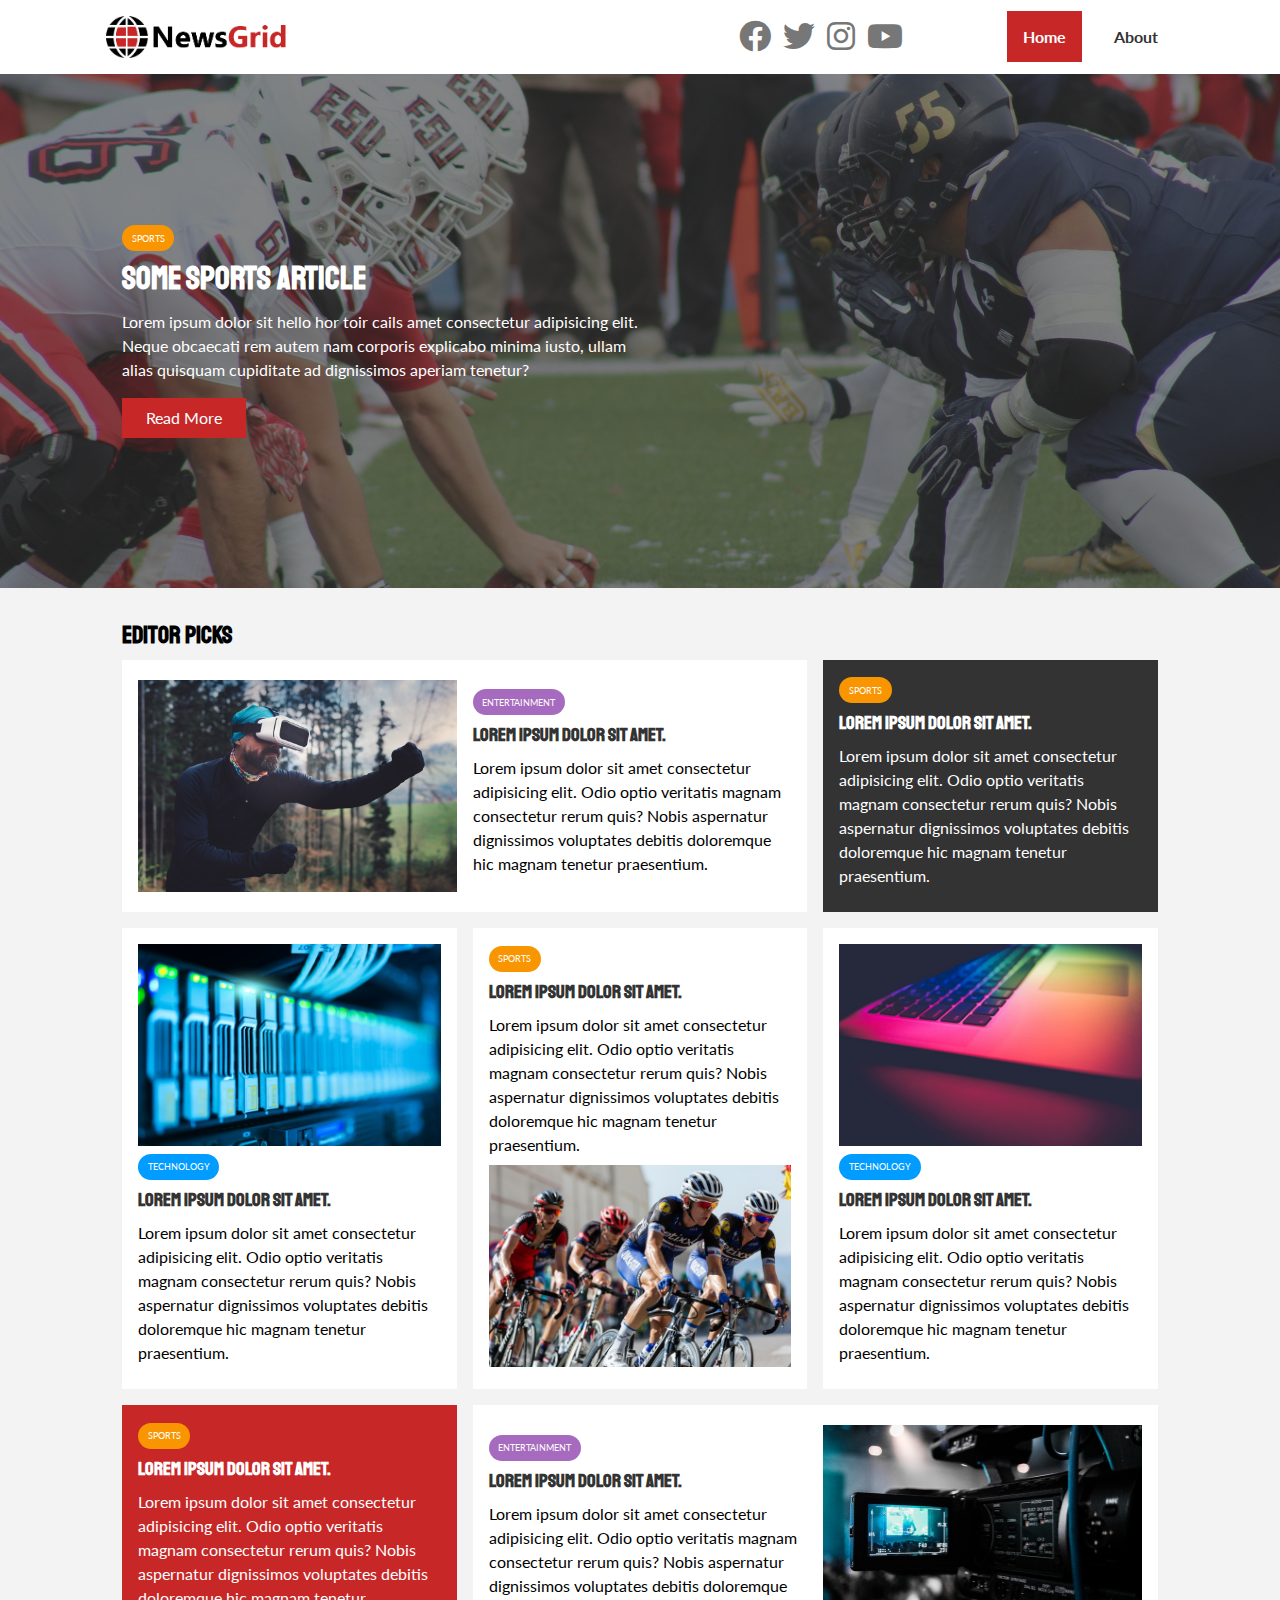
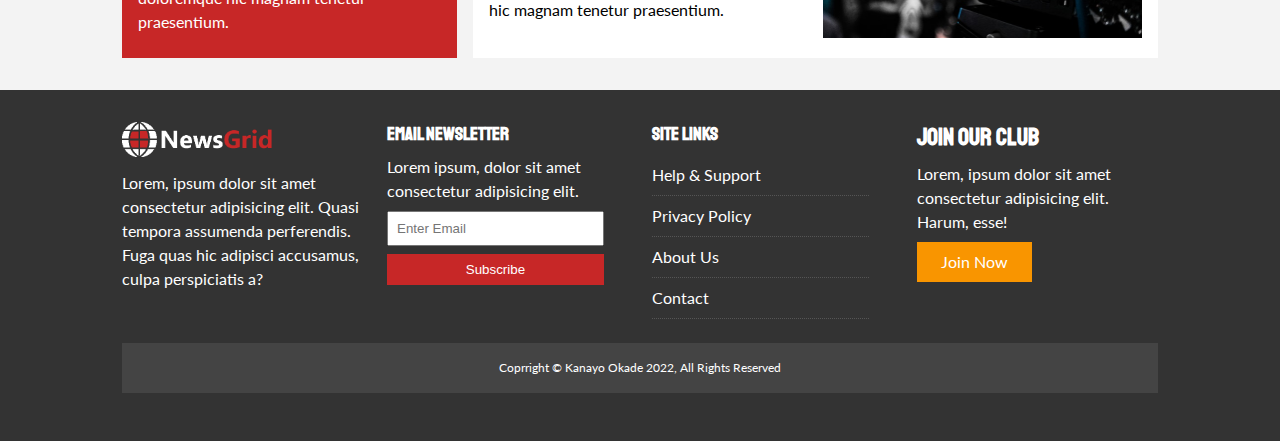
<file: Index.html>
<!DOCTYPE html>
<html lang="en">
<head>
    <meta charset="UTF-8">
    <meta http-equiv="X-UA-Compatible" content="IE=edge">
    <meta name="viewport" content="width=device-width, initial-scale=1.0">
    <link rel="stylesheet" href="./fontawesome-free-6.0.0-beta3-web/css/all.css">
    <link href="https://fonts.googleapis.com/css2?family=Lato:wght@900&family=Staatliches&display=swap" rel="stylesheet">
    <link rel="stylesheet" href="./css/style.css">
    <link rel="stylesheet" media="screen and (max-width:580px)" href="./css/mobile.css">
    <link rel="shortcut icon" type="image/x-icon" href="favicon.ico">
    <title>NewsGrid | Latest News</title>
</head>
<body>
    <nav id="main-nav">
        <div class="container">
            <img src="./image_resources/logo.png" alt="Grid-logo" class="logo">
            <div class="social">
                <a href="www.facebook.com" target="_blank"> <i class="fab fa-facebook fa-2x"></i></a>
                <a href="www.twitter.com" target="_blank"> <i class="fab fa-twitter fa-2x"></i></a>
                <a href="www.instagram.com" target="_blank"> <i class="fab fa-instagram fa-2x"></i></a>
                <a href="www.youtube.com" target="_blank"> <i class="fab fa-youtube fa-2x"></i></a>
            </div>
            <ul>
                <li><a href="Index.html" class="current">Home</a></li>
                <li><a href="About.html">About</a></li>
            </ul>
        </div>
    </nav>
    <!-- Showcase -->
    <header id="showcase">
        <div class="container">
            <div class="showcase-container">
                <div class="showcase-content">
                    <div class="category category-sports">Sports</div>
                    <h1>Some Sports Article</h1>
                    <p>Lorem ipsum dolor sit hello hor toir cails amet consectetur adipisicing elit. Neque obcaecati rem autem nam corporis explicabo minima iusto, ullam alias quisquam cupiditate ad dignissimos aperiam tenetur?</p>
                    <a href="Article.html" class="btn btn-primary">Read More</a>
                </div>
            </div>
        </div>
    </header>
    <!-- Home Articles -->
    <section id="home-articles" class="py-2">
        <div class="container ">
            <h2>Editor Picks</h2>
            <div class="articles-container">
                <article class="card">
                    <img src="./image_resources/articles/ent1.jpg" alt="Image1">
                    <div>
                        <div class="category category-ent">Entertainment</div>
                        <h3>
                            <a href="Article.html">Lorem ipsum dolor sit amet.</a>
                        </h3>
                        <p>Lorem ipsum dolor sit amet consectetur adipisicing elit. Odio optio veritatis magnam consectetur rerum quis? Nobis aspernatur dignissimos voluptates debitis doloremque hic magnam tenetur praesentium.</p>
                    </div>
                </article>
                <article class="card bg-dark">                 
                    <div class="category category-sports">Sports</div>
                    <h3>
                        <a href="Article.html">Lorem ipsum dolor sit amet.</a>
                    </h3>
                    <p>Lorem ipsum dolor sit amet consectetur adipisicing elit. Odio optio veritatis magnam consectetur rerum quis? Nobis aspernatur dignissimos voluptates debitis doloremque hic magnam tenetur praesentium.</p>
                </article>
                <article class="card">
                     <img src="./image_resources/articles/tech1.jpg" alt="">                 
                    <div class="category category-tech">Technology</div>
                    <h3>
                        <a href="Article.html">Lorem ipsum dolor sit amet.</a>
                    </h3>
                    <p>Lorem ipsum dolor sit amet consectetur adipisicing elit. Odio optio veritatis magnam consectetur rerum quis? Nobis aspernatur dignissimos voluptates debitis doloremque hic magnam tenetur praesentium.</p>
                </article>
                <article class="card">
                    <div class="category category-sports">Sports</div>
                    <h3>
                        <a href="Article.html">Lorem ipsum dolor sit amet.</a>
                    </h3>
                    <p>Lorem ipsum dolor sit amet consectetur adipisicing elit. Odio optio veritatis magnam consectetur rerum quis? Nobis aspernatur dignissimos voluptates debitis doloremque hic magnam tenetur praesentium.</p>
                    <img src="./image_resources/articles/sports1.jpg" alt="">                 
                </article>
                <article class="card">
                    <img src="./image_resources/articles/tech2.jpg" alt="">                 
                   <div class="category category-tech">Technology</div>
                   <h3>
                       <a href="Article.html">Lorem ipsum dolor sit amet.</a>
                   </h3>
                   <p>Lorem ipsum dolor sit amet consectetur adipisicing elit. Odio optio veritatis magnam consectetur rerum quis? Nobis aspernatur dignissimos voluptates debitis doloremque hic magnam tenetur praesentium.</p>
               </article>
               <article class="card bg-primary">                 
                    <div class="category category-sports">Sports</div>
                    <h3>
                        <a href="Article.html">Lorem ipsum dolor sit amet.</a>
                    </h3>
                    <p>Lorem ipsum dolor sit amet consectetur adipisicing elit. Odio optio veritatis magnam consectetur rerum quis? Nobis aspernatur dignissimos voluptates debitis doloremque hic magnam tenetur praesentium.</p>
                </article>
                <article class="card">
                    <div>
                        <div class="category category-ent">Entertainment</div>
                        <h3>
                            <a href="Article.html">Lorem ipsum dolor sit amet.</a>
                        </h3>
                        <p>Lorem ipsum dolor sit amet consectetur adipisicing elit. Odio optio veritatis magnam consectetur rerum quis? Nobis aspernatur dignissimos voluptates debitis doloremque hic magnam tenetur praesentium.</p>
                    </div>
                    <img src="./image_resources/articles/ent2.jpg" alt="Image1">
                </article>
            </div>
        </div>
    </section>

    <footer id="main-footer" class="py-2">
        <div class="container footer-container">
            <div>
                <img src="./image_resources/logo_light.png" alt="NewsGrid">
                <p>Lorem, ipsum dolor sit amet consectetur adipisicing elit. Quasi tempora assumenda perferendis. Fuga quas hic adipisci accusamus, culpa perspiciatis a?</p>
            </div>
            <div>
                <h3>Email NewsLetter</h3>
                <p>Lorem ipsum, dolor sit amet consectetur adipisicing elit.</p>
                <form >
                    <input type="email" placeholder="Enter Email">
                    <input type="submit" class="btn btn-primary" value="Subscribe">
                </form>
            </div>
            <div>
                <h3>Site Links</h3>
                <ul class="list">
                    <li><a href="#">Help & Support</a></li>
                    <li><a href="#">Privacy Policy</a></li>
                    <li><a href="#">About Us</a></li>
                    <li><a href="#">Contact</a></li>
                </ul>
            </div>
            <div>
                <h2>Join Our Club</h2>
                <p>Lorem, ipsum dolor sit amet consectetur adipisicing elit. Harum, esse!</p>
                <a href="" class="btn btn-secondary">Join Now</a>
            </div>
            <div>
                <p>Coprright &copy; Kanayo Okade 2022, All Rights Reserved</p>
            </div>
        </div>
    </footer>
    
</body>
</html>
</file>
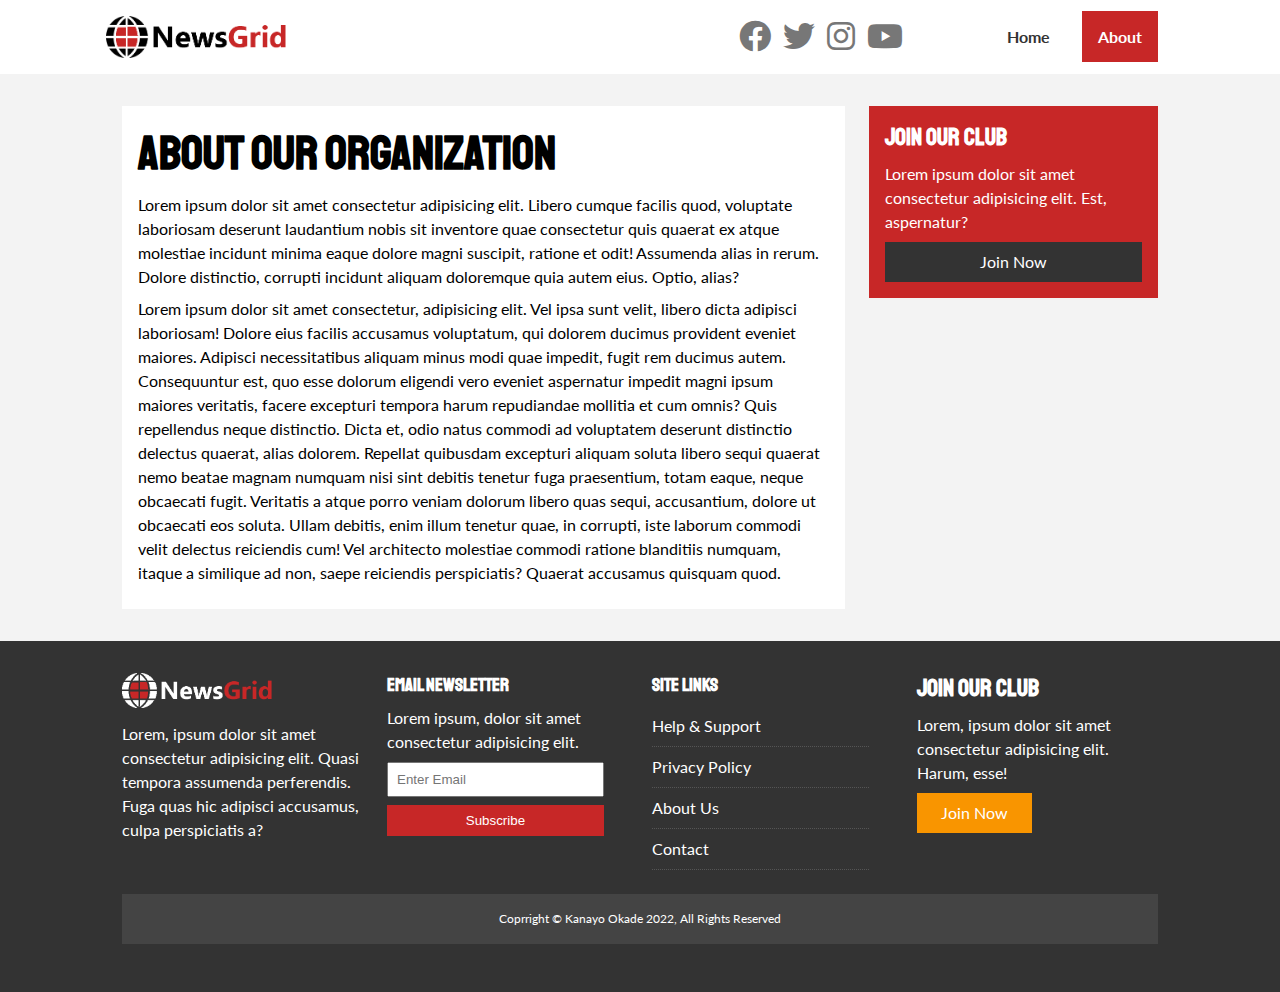
<file: About.html>
<!DOCTYPE html>
<html lang="en">
<head>
    <meta charset="UTF-8">
    <meta http-equiv="X-UA-Compatible" content="IE=edge">
    <meta name="viewport" content="width=device-width, initial-scale=1.0">
    <link rel="stylesheet" href="./fontawesome-free-6.0.0-beta3-web/css/all.css">
    <link href="https://fonts.googleapis.com/css2?family=Lato:wght@900&family=Staatliches&display=swap" rel="stylesheet">
    <link rel="stylesheet" href="./css/style.css">
    <link rel="stylesheet" media="screen and (max-width:580px)" href="./css/mobile.css">
    <link rel="shortcut icon" type="image/x-icon" href="favicon.ico">
    <title>NewsGrid | About</title>
</head>
<body>
    <nav id="main-nav">
        <div class="container">
            <img src="./image_resources/logo.png" alt="Grid-logo" class="logo">
            <div class="social">
                <a href="www.facebook.com" target="_blank"> <i class="fab fa-facebook fa-2x"></i></a>
                <a href="www.twitter.com" target="_blank"> <i class="fab fa-twitter fa-2x"></i></a>
                <a href="www.instagram.com" target="_blank"> <i class="fab fa-instagram fa-2x"></i></a>
                <a href="www.youtube.com" target="_blank"> <i class="fab fa-youtube fa-2x"></i></a>
            </div>
            <ul>
                <li><a href="Index.html">Home</a></li>
                <li><a href="About.html" class="current">About</a></li>
            </ul>
        </div>
    </nav>

    <section id="about">
        <div class="container">
            <div class="page-container">
                <article class="card">
                    <h1 class="l-heading">
                        About Our Organization
                    </h1>
                    <p>Lorem ipsum dolor sit amet consectetur adipisicing elit. Libero cumque facilis quod, voluptate laboriosam deserunt laudantium nobis sit inventore quae consectetur quis quaerat ex atque molestiae incidunt minima eaque dolore magni suscipit, ratione et odit! Assumenda alias in rerum. Dolore distinctio, corrupti incidunt aliquam doloremque quia autem eius. Optio, alias?</p>
                    <p>Lorem ipsum dolor sit amet consectetur, adipisicing elit. Vel ipsa sunt velit, libero dicta adipisci laboriosam! Dolore eius facilis accusamus voluptatum, qui dolorem ducimus provident eveniet maiores. Adipisci necessitatibus aliquam minus modi quae impedit, fugit rem ducimus autem. Consequuntur est, quo esse dolorum eligendi vero eveniet aspernatur impedit magni ipsum maiores veritatis, facere excepturi tempora harum repudiandae mollitia et cum omnis? Quis repellendus neque distinctio. Dicta et, odio natus commodi ad voluptatem deserunt distinctio delectus quaerat, alias dolorem. Repellat quibusdam excepturi aliquam soluta libero sequi quaerat nemo beatae magnam numquam nisi sint debitis tenetur fuga praesentium, totam eaque, neque obcaecati fugit. Veritatis a atque porro veniam dolorum libero quas sequi, accusantium, dolore ut obcaecati eos soluta. Ullam debitis, enim illum tenetur quae, in corrupti, iste laborum commodi velit delectus reiciendis cum! Vel architecto molestiae commodi ratione blanditiis numquam, itaque a similique ad non, saepe reiciendis perspiciatis? Quaerat accusamus quisquam quod.</p>
                </article>
                <aside class="card bg-primary">
                    <h2>Join Our Club</h2>
                    <p>Lorem ipsum dolor sit amet consectetur adipisicing elit. Est, aspernatur?</p>
                    <a href="" class="btn btn-dark btn-block">Join Now</a>
                </aside>
            </div>
        </div>
    </section>
   
        <!-- Footer-Section -->
    <footer id="main-footer" class="py-2">
        <div class="container footer-container">
            <div>
                <img src="./image_resources/logo_light.png" alt="NewsGrid">
                <p>Lorem, ipsum dolor sit amet consectetur adipisicing elit. Quasi tempora assumenda perferendis. Fuga quas hic adipisci accusamus, culpa perspiciatis a?</p>
            </div>
            <div>
                <h3>Email NewsLetter</h3>
                <p>Lorem ipsum, dolor sit amet consectetur adipisicing elit.</p>
                <form >
                    <input type="email" placeholder="Enter Email">
                    <input type="submit" class="btn btn-primary" value="Subscribe">
                </form>
            </div>
            <div>
                <h3>Site Links</h3>
                <ul class="list">
                    <li><a href="#">Help & Support</a></li>
                    <li><a href="#">Privacy Policy</a></li>
                    <li><a href="#">About Us</a></li>
                    <li><a href="#">Contact</a></li>
                </ul>
            </div>
            <div>
                <h2>Join Our Club</h2>
                <p>Lorem, ipsum dolor sit amet consectetur adipisicing elit. Harum, esse!</p>
                <a href="" class="btn btn-secondary">Join Now</a>
            </div>
            <div>
                <p>Coprright &copy; Kanayo Okade 2022, All Rights Reserved</p>
            </div>
        </div>
    </footer>
    
</body>
</html>
</file>
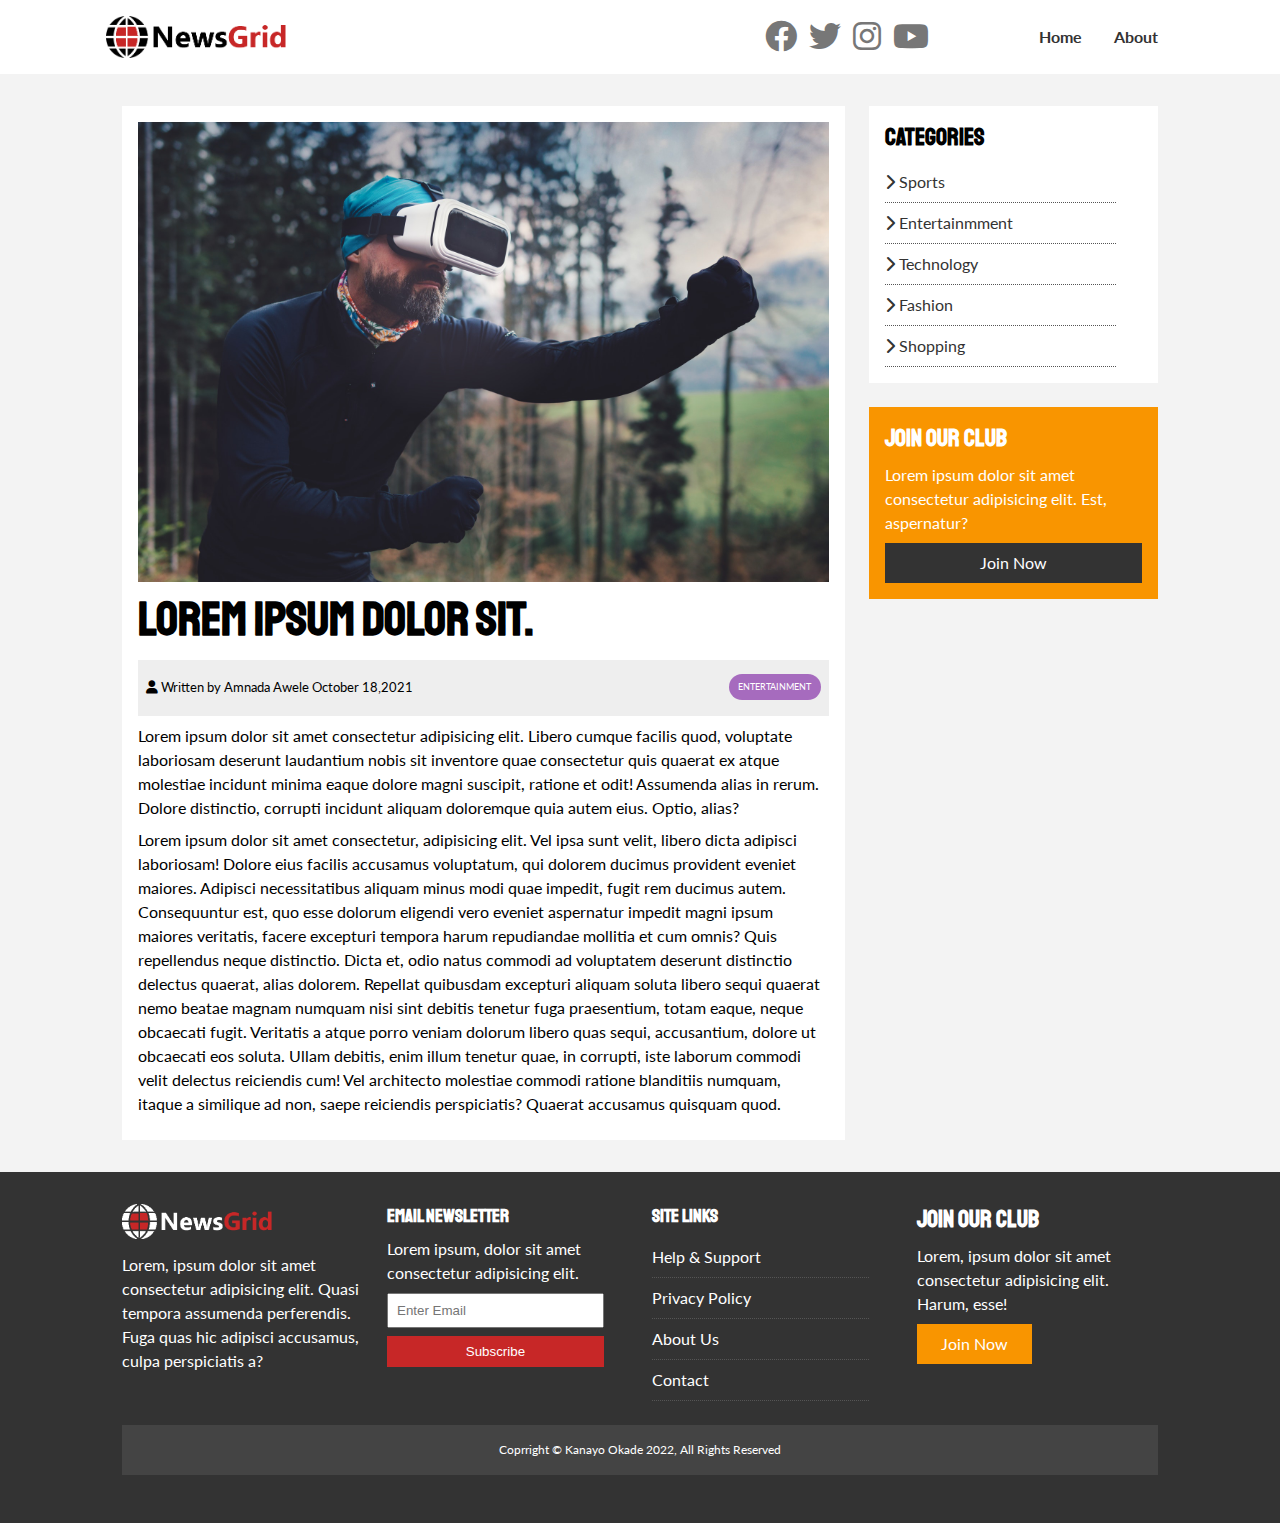
<file: Article.html>
<!DOCTYPE html>
<html lang="en">
<head>
    <meta charset="UTF-8">
    <meta http-equiv="X-UA-Compatible" content="IE=edge">
    <meta name="viewport" content="width=device-width, initial-scale=1.0">
    <link rel="stylesheet" href="./fontawesome-free-6.0.0-beta3-web/css/all.css">
    <link href="https://fonts.googleapis.com/css2?family=Lato:wght@900&family=Staatliches&display=swap" rel="stylesheet">
    <link rel="stylesheet" href="./css/style.css">
    <link rel="stylesheet" media="screen and (max-width:580px)" href="./css/mobile.css">
    <link rel="shortcut icon" type="image/x-icon" href="favicon.ico">
    <title>NewsGrid | About</title>
</head>
<body>
    <nav id="main-nav">
        <div class="container">
            <img src="./image_resources/logo.png" alt="Grid-logo" class="logo">
            <div class="social">
                <a href="www.facebook.com" target="_blank"> <i class="fab fa-facebook fa-2x"></i></a>
                <a href="www.twitter.com" target="_blank"> <i class="fab fa-twitter fa-2x"></i></a>
                <a href="www.instagram.com" target="_blank"> <i class="fab fa-instagram fa-2x"></i></a>
                <a href="www.youtube.com" target="_blank"> <i class="fab fa-youtube fa-2x"></i></a>
            </div>
            <ul>
                <li><a href="Index.html">Home</a></li>
                <li><a href="About.html" >About</a></li>
            </ul>
        </div>
    </nav>

    <section id="article">
        <div class="container">
            <div class="page-container">
                <article class="card">
                    <img src="./image_resources/articles/ent1.jpg" alt="">
                    <h1 class="l-heading">
                        Lorem ipsum dolor sit.
                    </h1>
                    <div class="meta">
                        <small>
                            <i class="fas fa-user"></i> Written by Amnada Awele October 18,2021
                        </small>
                        <div class="category category-ent">Entertainment</div>
                    </div>
                    <p>Lorem ipsum dolor sit amet consectetur adipisicing elit. Libero cumque facilis quod, voluptate laboriosam deserunt laudantium nobis sit inventore quae consectetur quis quaerat ex atque molestiae incidunt minima eaque dolore magni suscipit, ratione et odit! Assumenda alias in rerum. Dolore distinctio, corrupti incidunt aliquam doloremque quia autem eius. Optio, alias?</p>
                    <p>Lorem ipsum dolor sit amet consectetur, adipisicing elit. Vel ipsa sunt velit, libero dicta adipisci laboriosam! Dolore eius facilis accusamus voluptatum, qui dolorem ducimus provident eveniet maiores. Adipisci necessitatibus aliquam minus modi quae impedit, fugit rem ducimus autem. Consequuntur est, quo esse dolorum eligendi vero eveniet aspernatur impedit magni ipsum maiores veritatis, facere excepturi tempora harum repudiandae mollitia et cum omnis? Quis repellendus neque distinctio. Dicta et, odio natus commodi ad voluptatem deserunt distinctio delectus quaerat, alias dolorem. Repellat quibusdam excepturi aliquam soluta libero sequi quaerat nemo beatae magnam numquam nisi sint debitis tenetur fuga praesentium, totam eaque, neque obcaecati fugit. Veritatis a atque porro veniam dolorum libero quas sequi, accusantium, dolore ut obcaecati eos soluta. Ullam debitis, enim illum tenetur quae, in corrupti, iste laborum commodi velit delectus reiciendis cum! Vel architecto molestiae commodi ratione blanditiis numquam, itaque a similique ad non, saepe reiciendis perspiciatis? Quaerat accusamus quisquam quod.</p>
                </article>

                <aside id="categories" class="card">
                    <h2>categories</h2>
                    <ul class="list">
                        <li><a href="#"><i class="fas fa-chevron-right"></i> Sports</a></li>
                        <li><a href="#"><i class="fas fa-chevron-right"></i> Entertainmment</a></li>
                        <li><a href="#"><i class="fas fa-chevron-right"></i> Technology</a></li>
                        <li><a href="#"><i class="fas fa-chevron-right"></i> Fashion</a></li>
                        <li><a href="#"><i class="fas fa-chevron-right"></i> Shopping</a></li>
                    </ul>
                </aside>
                <aside class="card bg-secondary">
                    <h2>Join Our Club</h2>
                    <p>Lorem ipsum dolor sit amet consectetur adipisicing elit. Est, aspernatur?</p>
                    <a href="" class="btn btn-dark btn-block">Join Now</a>
                </aside>
            </div>
        </div>
    </section>
   
        <!-- Footer-Section -->
    <footer id="main-footer" class="py-2">
        <div class="container footer-container">
            <div>
                <img src="./image_resources/logo_light.png" alt="NewsGrid">
                <p>Lorem, ipsum dolor sit amet consectetur adipisicing elit. Quasi tempora assumenda perferendis. Fuga quas hic adipisci accusamus, culpa perspiciatis a?</p>
            </div>
            <div>
                <h3>Email NewsLetter</h3>
                <p>Lorem ipsum, dolor sit amet consectetur adipisicing elit. </p>
                <form >
                    <input type="email" placeholder="Enter Email">
                    <input type="submit" class="btn btn-primary" value="Subscribe">
                </form>
            </div>
            <div>
                <h3>Site Links</h3>
                <ul class="list">
                    <li><a href="#">Help & Support</a></li>
                    <li><a href="#">Privacy Policy</a></li>
                    <li><a href="#">About Us</a></li>
                    <li><a href="#">Contact</a></li>
                </ul>
            </div>
            <div>
                <h2>Join Our Club</h2>
                <p>Lorem, ipsum dolor sit amet consectetur adipisicing elit. Harum, esse!</p>
                <a href="" class="btn btn-secondary">Join Now</a>
            </div>
            <div>
                <p>Coprright &copy; Kanayo Okade 2022, All Rights Reserved</p>
            </div>
        </div>
    </footer>
    
</body>
</html>
</file>
<file: css/style.css>
@import url('./lato-font/Lato-Black.ttf');
:root{
    --primary-color: #c72727;
    --secondary-color:#f99500;
    --light-color:#f3f3f3;
    --dark-color:#333;
    --max-width: 1100px;
}
.category{
    --sport-color:#f99500;
    --ent-color:#a66bbe;
    --tech-color:#009cff;
}
*{
    margin: 0;
    padding: 0;
    box-sizing: border-box;
}
body{
    font-family: 'lato',sans-serif;
    line-height: 1.5;
    background: var(--light-color);
}
a{
    color: var(--dark-color);
    text-decoration: none;
}
ul{
    list-style: none;
}

p {margin:0.5rem 0; }

img{
    width: 100%;
}
h1,h2,h3,h4,h5,h6{
    font-family: 'staatliches';
    margin-bottom: .55rem;
    line-height: 1.3;
}

/* Utility */
.container{
    max-width: var(--max-width);
    margin: auto;
    padding: 0 2rem;
    overflow: hidden;
}
.category{
    display: inline-block;
    color: white;
    font-size: .55rem;
    text-transform: uppercase;
    padding: 0.4rem 0.6rem;
    border-radius: 16px;
    margin-bottom: 0.5rem;
}
.category-sports {background: var(--sport-color);}
.category-ent {background: var(--ent-color);}
.category-tech {background: var(--tech-color);}

.btn{
    display: inline-block;
    border: none;
    background: var(--dark-color);
    color: #fff;
    padding: 0.5rem 1.5rem;
}
.btn-light {background: var(--light-color);}
.btn-primary {background: var(--primary-color);}
.btn-secondary {background: var(--secondary-color);}

.btn:hover{
    opacity: 0.9;
}

.btn-block{
    display: block;
    width: 100%;
    text-align: center;
}
.card{
    background: #fff;
    padding: 1rem;
}
.bg-dark{
    background: var(--dark-color);
    color: white;
}
.bg-primary{
    background: var(--primary-color);
    color: white;
}
.bg-secondary{
    background: var(--secondary-color);
    color: white;
}
.bg-dark h1,
.bg-dark h2,
.bg-dark h3,
.bg-dark a,
.bg-primary h1,
.bg-primary h2,
.bg-primary h3,
.bg-primary a,
.bg-secondary h1,
.bg-secondary h2,
.bg-secondary h3,
.bg-secondary a{
    color:#fff
}

.py-1{padding: 1.5rem 0;}
.py-2{padding: 2rem 0;}
.py-3{padding: 3rem 0;}
.p-1{padding: 1.5rem;}
.p-2{padding: 2rem;}
.p-3{padding: 3rem;}

.l-heading{font-size: 3rem;}

.list li{
    padding: .5rem 0;
    border-bottom: #555 dotted 1px;
    width: 90%;
}
.list li a:hover{
    color: var(--primary-color)  !important;
}
/* Inner page grid container */
.page-container{
    display: grid;
    grid-template-columns: 5fr 2fr;
    gap: 1.5rem;
    margin: 2rem 0;
}
.page-container > *:first-child{
    grid-row: 1/span 3;
}


/* Navigation */
#main-nav{
    background: white;
    position: sticky;
    top: 0;
    z-index: 2;
}
#main-nav .container{
    display: grid;
    grid-template-columns: 5fr 3fr 1fr;
    align-items: center;
    padding: 1rem;
}
#main-nav .container .logo{
    width: 180px;
}
#main-nav .container .social{
    justify-self: center;
}
#main-nav .container .social a{
    color: #777;
    margin-right: .5rem;
}
#main-nav .container ul {
    display: flex;
    justify-self: end;
}
#main-nav .container ul li{
    padding: 0 1rem;
    text-align: center;
    font-weight: bold;
}
.current {
    background: var(--primary-color);
    padding: 1rem;
    color: white;
}
#main-nav .container ul li a:hover {
    background: var(--light-color);
    color: var(--dark-color);
}

/* Showcase */
#showcase {
    background: var(--dark-color);
    color: white;
    padding: 2rem;
    position: relative;
}
#showcase:before {
    content: '';
    background: url('../image_resources/featured.jpg') no-repeat center center/cover;
    position: absolute;
    top: 0;
    left: 0;
    width: 100%;
    height: 100%;
    opacity: 0.4;
}
#showcase .showcase-container{
    display: grid;
    grid-template-columns: repeat(2,1fr);
    justify-content: center;
    align-items: center;
    height: 50vh;
}
#showcase .showcase-content{
    z-index: 1;
}
#showcase .showcase-content p{
    margin-bottom: 1rem;
}

/* Home Articles Section */
#home-articles .articles-container{
    display: grid;
    grid-template-columns: repeat(3,auto);
    gap: 1rem;
}
#home-articles .articles-container > *:first-child{
    display: grid;
    grid-template-columns: repeat(2, 1fr);
    gap: 1rem;
    align-items: center;
    grid-column: 1/span 2;
}
#home-articles .articles-container > *:last-child{
    display: grid;
    grid-template-columns: repeat(2, 1fr);
    gap: 1rem;
    align-items: center;
    grid-column: 2/span 2; 
}

#article .meta{
    display: flex;
    justify-content: space-between;
    align-items: center;
    background: #eee;
    padding: .5rem;
}
#article .meta .category{
    margin-top: 0.4rem;
}

/* Footer */
#main-footer{
    background: var(--dark-color);
    color: #fff;
}
#main-footer img{
    width: 150px;
}
#main-footer a{
    color: #fff;
}
#main-footer .footer-container{
    display: grid;
    grid-template-columns: repeat(4,1fr);
    gap: 1.5rem;
}
#main-footer .footer-container>*:last-child {
    grid-column: 1/ span 4;
    background: #444;
    padding: .5rem;
    text-align: center;
    font-size: 0.75rem;
    margin-bottom: 1rem;
}

#main-footer .footer-container input[type='email']{
    width: 90%;
    padding: 0.5rem;
    margin-bottom: 0.5rem;
}

#main-footer .footer-container input[type='submit']{
    width: 90%;
}
</file>
<file: css/mobile.css>
/* Navigation Bar */
#main-nav .social{
    display: none;
}

#main-nav .container{
    grid-template-columns: 1fr;
    gap: 1.2rem;
}
#main-nav .container img,
#main-nav .container ul{
    margin: 0.15rem;
    justify-self: center;
}

#main-nav .container ul li a{
    padding:  0.5rem;
}
/* showcase */

#showcase .showcase-content p{
    font-size: .5rem;
}
#showcase .showcase-content h1{
    font-size: 1.5rem;
}
#showcase .showcase-content a{
    padding: 0.5rem;
    font-size: 1rem;
}

#home-articles .articles-container{
    grid-template-columns: repeat(2, 1fr);
}
#home-articles .articles-container > *:first-child,
#home-articles .articles-container > *:last-child{
    grid-column: 1;
    grid-template-columns: 1fr; 
}

@media(max-width:600px){
    /* stack grid items */
    #showcase .showcase-container,
    #home-articles .articles-container,
    #main-footer .footer-container {
        grid-template-columns: 1fr;
    }

    #main-footer .footer-container>*:last-child{
        grid-column: 1;
    }
    #main-footer .footer-container>*{
        border-bottom: #444 1px dotted;
        padding-bottom: 1rem;
    }

    .page-container {
        grid-template-columns: 1fr;
        text-align: center;
    }

    .page-container>*:first-child{
        grid-row: 1;
    }
    
}
</file>
